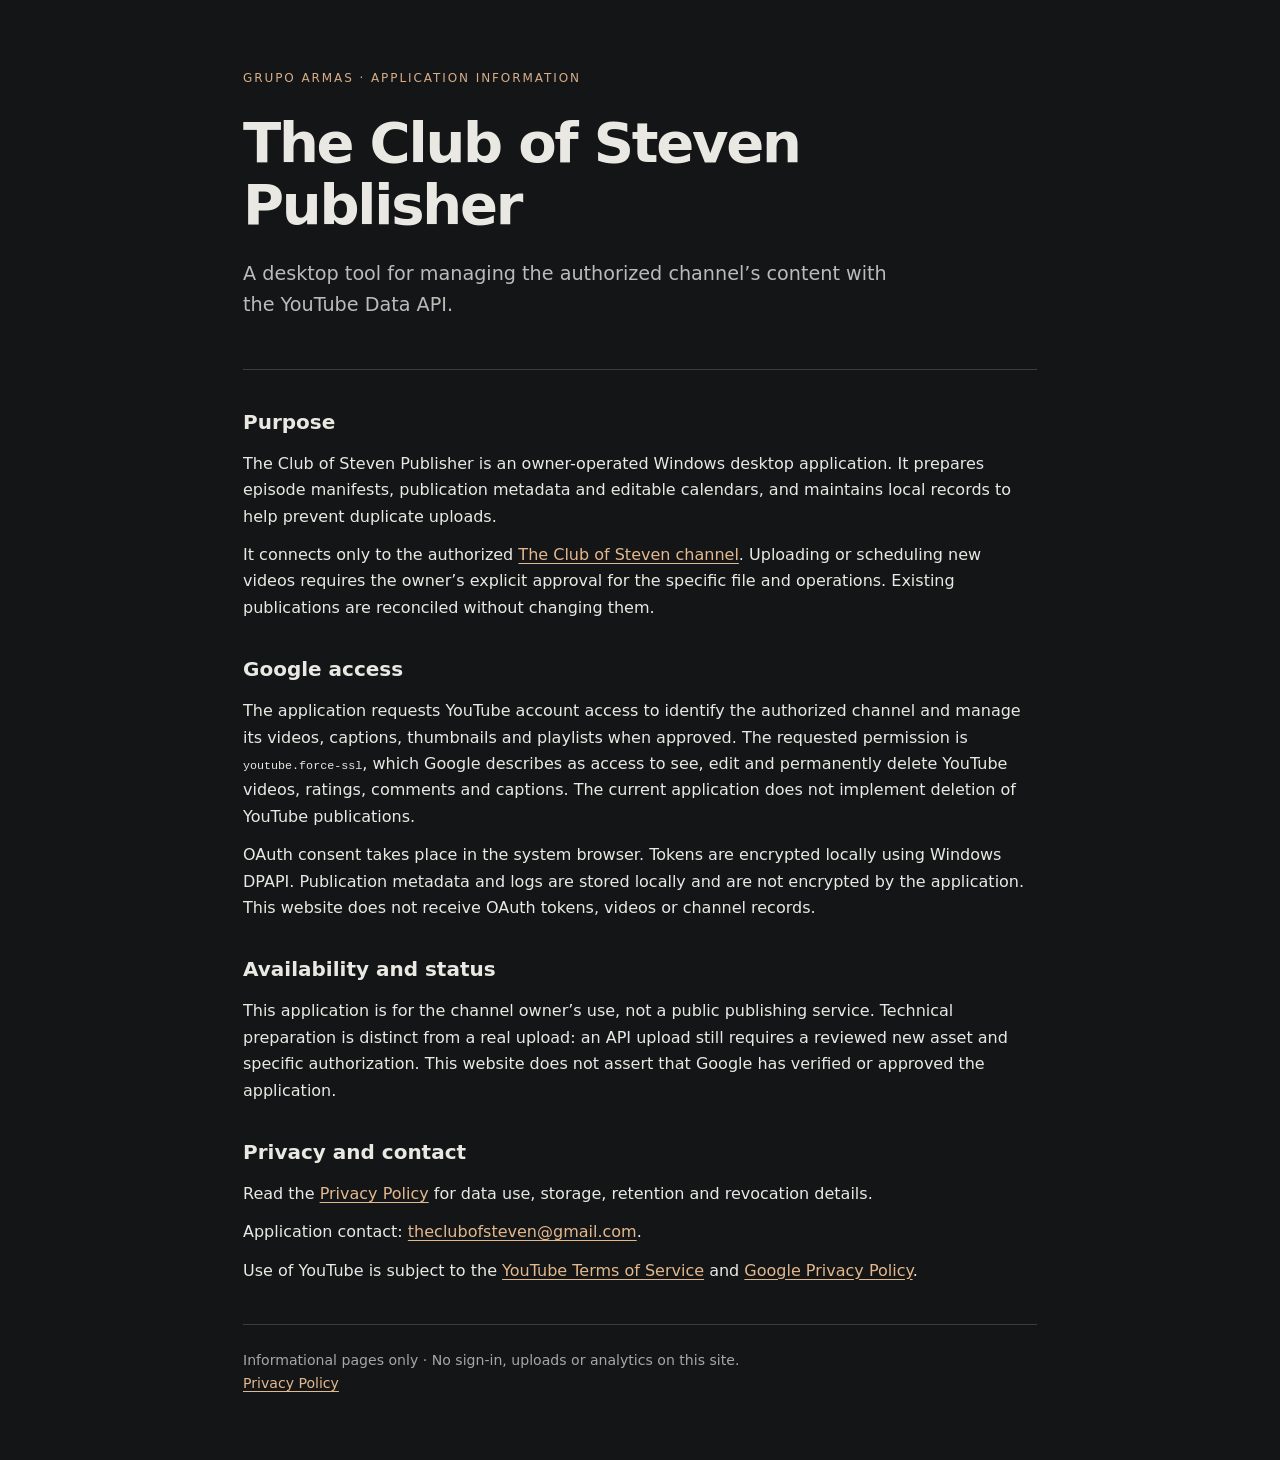
<file: index.html>
<!doctype html>
<html lang="en"><head><meta charset="utf-8"><meta name="viewport" content="width=device-width, initial-scale=1"><meta name="description" content="A private desktop publishing tool for the authorized The Club of Steven YouTube channel."><title>The Club of Steven Publisher</title><link rel="stylesheet" href="style.css"></head>
<body><main><header><span class="label">GRUPO ARMAS · APPLICATION INFORMATION</span><h1>The Club of Steven Publisher</h1><p class="lead">A desktop tool for managing the authorized channel’s content with the YouTube Data API.</p></header>
<section><h2>Purpose</h2><p>The Club of Steven Publisher is an owner-operated Windows desktop application. It prepares episode manifests, publication metadata and editable calendars, and maintains local records to help prevent duplicate uploads.</p><p>It connects only to the authorized <a href="https://www.youtube.com/@TheClubOfSteven">The Club of Steven channel</a>. Uploading or scheduling new videos requires the owner’s explicit approval for the specific file and operations. Existing publications are reconciled without changing them.</p></section>
<section><h2>Google access</h2><p>The application requests YouTube account access to identify the authorized channel and manage its videos, captions, thumbnails and playlists when approved. The requested permission is <code>youtube.force-ssl</code>, which Google describes as access to see, edit and permanently delete YouTube videos, ratings, comments and captions. The current application does not implement deletion of YouTube publications.</p><p>OAuth consent takes place in the system browser. Tokens are encrypted locally using Windows DPAPI. Publication metadata and logs are stored locally and are not encrypted by the application. This website does not receive OAuth tokens, videos or channel records.</p></section>
<section><h2>Availability and status</h2><p>This application is for the channel owner’s use, not a public publishing service. Technical preparation is distinct from a real upload: an API upload still requires a reviewed new asset and specific authorization. This website does not assert that Google has verified or approved the application.</p></section>
<section><h2>Privacy and contact</h2><p>Read the <a href="privacy.html">Privacy Policy</a> for data use, storage, retention and revocation details.</p><p>Application contact: <a href="mailto:theclubofsteven@gmail.com">theclubofsteven@gmail.com</a>.</p><p>Use of YouTube is subject to the <a href="https://www.youtube.com/t/terms">YouTube Terms of Service</a> and <a href="https://policies.google.com/privacy">Google Privacy Policy</a>.</p></section>
<footer>Informational pages only · No sign-in, uploads or analytics on this site.<br><a href="privacy.html">Privacy Policy</a></footer></main></body></html>
</file>
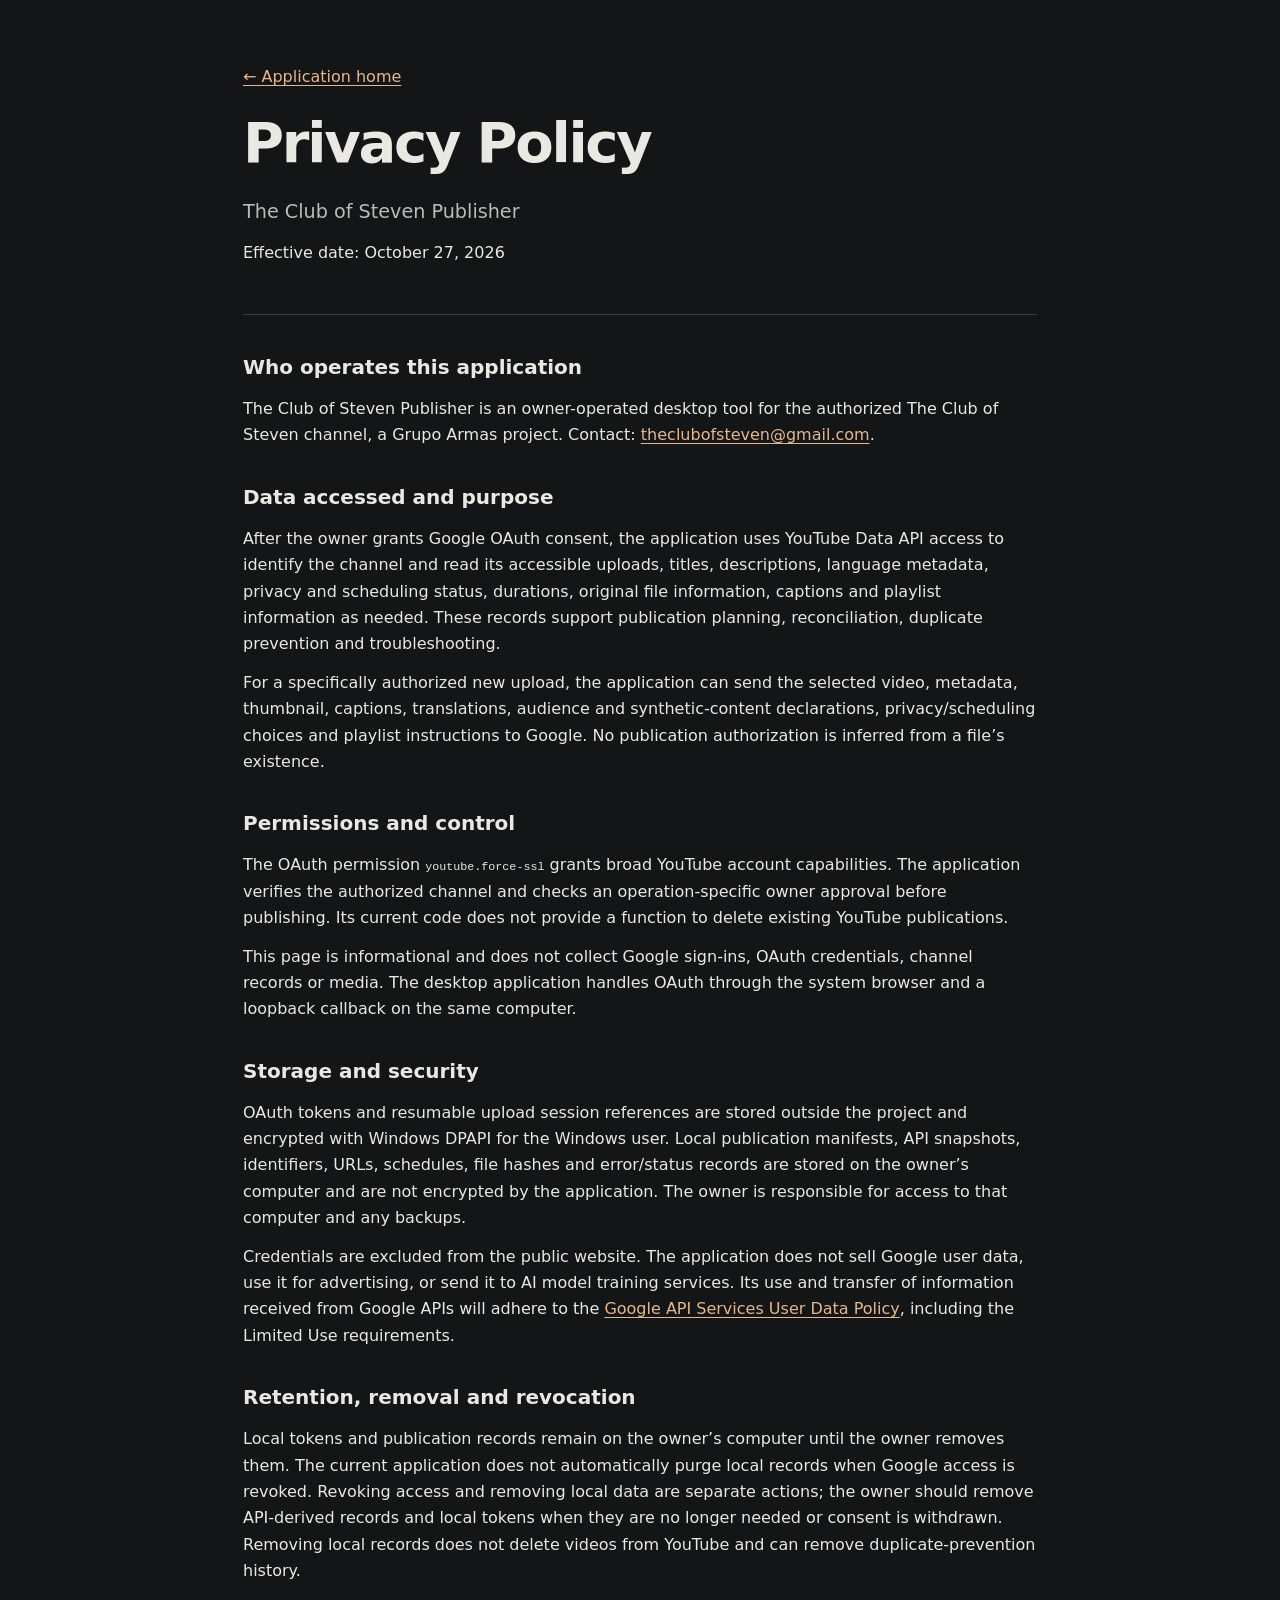
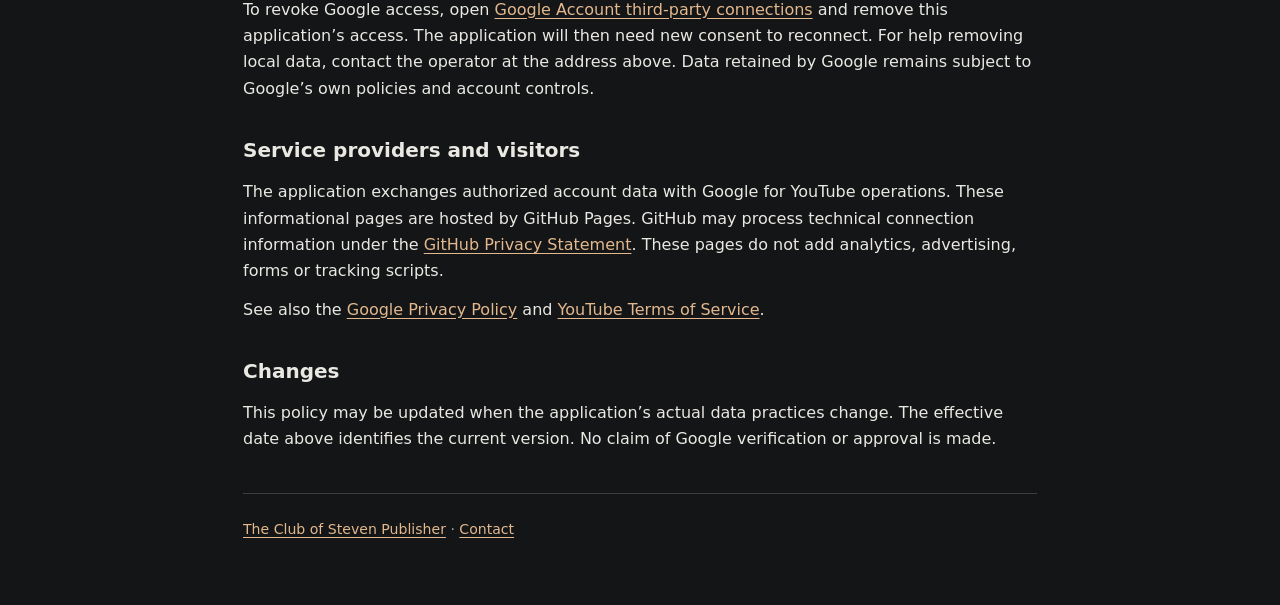
<file: privacy.html>
<!doctype html>
<html lang="en"><head><meta charset="utf-8"><meta name="viewport" content="width=device-width, initial-scale=1"><title>Privacy Policy · The Club of Steven Publisher</title><link rel="stylesheet" href="style.css"></head>
<body><main><header><a href="index.html">← Application home</a><h1>Privacy Policy</h1><p class="lead">The Club of Steven Publisher</p><p>Effective date: October 27, 2026</p></header>
<section><h2>Who operates this application</h2><p>The Club of Steven Publisher is an owner-operated desktop tool for the authorized The Club of Steven channel, a Grupo Armas project. Contact: <a href="mailto:theclubofsteven@gmail.com">theclubofsteven@gmail.com</a>.</p></section>
<section><h2>Data accessed and purpose</h2><p>After the owner grants Google OAuth consent, the application uses YouTube Data API access to identify the channel and read its accessible uploads, titles, descriptions, language metadata, privacy and scheduling status, durations, original file information, captions and playlist information as needed. These records support publication planning, reconciliation, duplicate prevention and troubleshooting.</p><p>For a specifically authorized new upload, the application can send the selected video, metadata, thumbnail, captions, translations, audience and synthetic-content declarations, privacy/scheduling choices and playlist instructions to Google. No publication authorization is inferred from a file’s existence.</p></section>
<section><h2>Permissions and control</h2><p>The OAuth permission <code>youtube.force-ssl</code> grants broad YouTube account capabilities. The application verifies the authorized channel and checks an operation-specific owner approval before publishing. Its current code does not provide a function to delete existing YouTube publications.</p><p>This page is informational and does not collect Google sign-ins, OAuth credentials, channel records or media. The desktop application handles OAuth through the system browser and a loopback callback on the same computer.</p></section>
<section><h2>Storage and security</h2><p>OAuth tokens and resumable upload session references are stored outside the project and encrypted with Windows DPAPI for the Windows user. Local publication manifests, API snapshots, identifiers, URLs, schedules, file hashes and error/status records are stored on the owner’s computer and are not encrypted by the application. The owner is responsible for access to that computer and any backups.</p><p>Credentials are excluded from the public website. The application does not sell Google user data, use it for advertising, or send it to AI model training services. Its use and transfer of information received from Google APIs will adhere to the <a href="https://developers.google.com/terms/api-services-user-data-policy">Google API Services User Data Policy</a>, including the Limited Use requirements.</p></section>
<section><h2>Retention, removal and revocation</h2><p>Local tokens and publication records remain on the owner’s computer until the owner removes them. The current application does not automatically purge local records when Google access is revoked. Revoking access and removing local data are separate actions; the owner should remove API-derived records and local tokens when they are no longer needed or consent is withdrawn. Removing local records does not delete videos from YouTube and can remove duplicate-prevention history.</p><p>To revoke Google access, open <a href="https://myaccount.google.com/connections">Google Account third-party connections</a> and remove this application’s access. The application will then need new consent to reconnect. For help removing local data, contact the operator at the address above. Data retained by Google remains subject to Google’s own policies and account controls.</p></section>
<section><h2>Service providers and visitors</h2><p>The application exchanges authorized account data with Google for YouTube operations. These informational pages are hosted by GitHub Pages. GitHub may process technical connection information under the <a href="https://docs.github.com/en/site-policy/privacy-policies/github-general-privacy-statement">GitHub Privacy Statement</a>. These pages do not add analytics, advertising, forms or tracking scripts.</p><p>See also the <a href="https://policies.google.com/privacy">Google Privacy Policy</a> and <a href="https://www.youtube.com/t/terms">YouTube Terms of Service</a>.</p></section>
<section><h2>Changes</h2><p>This policy may be updated when the application’s actual data practices change. The effective date above identifies the current version. No claim of Google verification or approval is made.</p></section>
<footer><a href="index.html">The Club of Steven Publisher</a> · <a href="mailto:theclubofsteven@gmail.com">Contact</a></footer></main></body></html>
</file>
<file: style.css>
:root{font-family:system-ui,-apple-system,"Segoe UI",sans-serif;color:#eae8e3;background:#131516;line-height:1.65}*{box-sizing:border-box}body{margin:0}main{max-width:850px;padding:64px 28px;margin:auto}header{padding-bottom:36px;border-bottom:1px solid #3b3d3e;margin-bottom:36px}.label{font-size:.75rem;letter-spacing:.16em;color:#d6ae89}h1{font-size:clamp(2rem,6vw,3.5rem);line-height:1.1;letter-spacing:-.04em;margin:22px 0}h2{font-size:1.25rem;margin:0 0 12px}section{margin:32px 0}.lead{font-size:1.2rem;color:#bbbcb9;max-width:650px}a{color:#e3b88e;text-underline-offset:.2em}a:focus-visible{outline:2px solid #fff;outline-offset:4px}p{margin:12px 0}code{font-size:.9em;overflow-wrap:anywhere}footer{border-top:1px solid #3b3d3e;padding-top:24px;margin-top:40px;color:#a6a8a7;font-size:.88rem}@media(max-width:500px){main{padding:32px 20px}}
</file>
